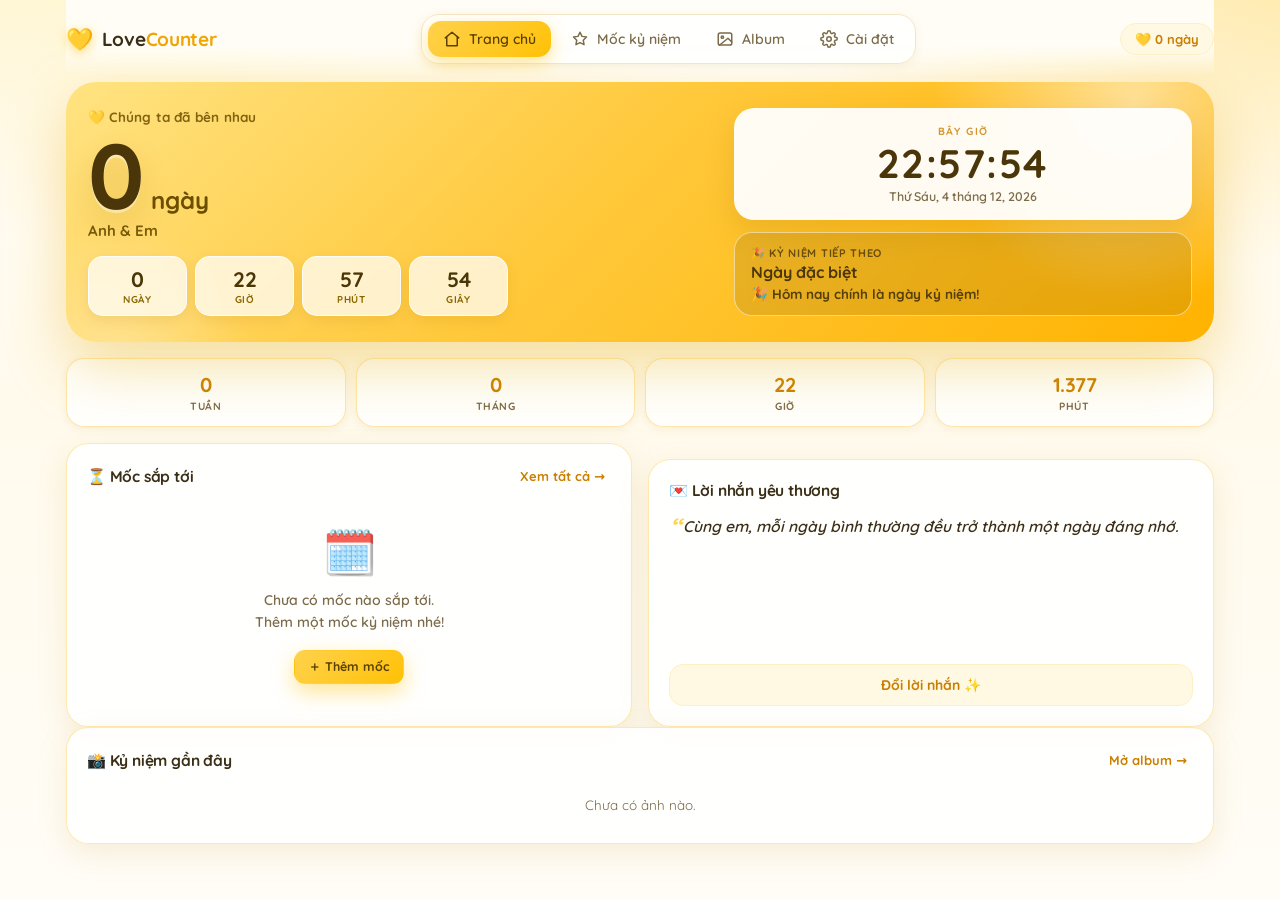
<file: index.html>
<!DOCTYPE html>
<html lang="vi">
<head>
<meta charset="UTF-8">
<meta name="viewport" content="width=device-width, initial-scale=1, viewport-fit=cover">
<meta name="theme-color" content="#FFC107">
<title>Love Counter 💛 | Đếm ngày yêu nhau</title>
<link rel="preconnect" href="https://fonts.googleapis.com">
<link rel="preconnect" href="https://fonts.gstatic.com" crossorigin>
<link href="https://fonts.googleapis.com/css2?family=Quicksand:wght@400;500;600;700&display=swap" rel="stylesheet">
<style>
/* ============================================================
   RESET & TOKENS
   ============================================================ */
*,*::before,*::after{box-sizing:border-box;margin:0;padding:0}
:root{
  --y50:#FFFDF7; --y100:#FFF8E3; --y200:#FFEFC4; --y300:#FFE194;
  --y400:#FFD24D; --y500:#FFC107; --y600:#F0A500; --y700:#C97F00;
  --ink:#3A2E17; --ink2:#7C6B4A; --line:#F2E6C9;
  --white:#fff; --danger:#E5484D;
  --radius:22px;
  --shadow-sm:0 2px 10px rgba(180,140,40,.10);
  --shadow:0 10px 30px rgba(190,150,50,.15);
  --shadow-lg:0 22px 60px rgba(190,150,50,.25);
  --nav-h:74px;
}
html{-webkit-text-size-adjust:100%}
body{
  font-family:'Quicksand',system-ui,-apple-system,'Segoe UI',Roboto,sans-serif;
  color:var(--ink);
  background:
    radial-gradient(1100px 560px at 8% -12%, #FFF3C4 0%, transparent 62%),
    radial-gradient(900px 520px at 102% -4%, #FFE9A8 0%, transparent 58%),
    linear-gradient(180deg,#FFFDF7 0%, #FFFAEC 45%, #FFFDF7 100%);
  background-attachment:fixed;
  min-height:100vh;
  -webkit-font-smoothing:antialiased;
  overflow-x:hidden;
}
button,input,textarea,select{font:inherit;color:inherit}
img{display:block;max-width:100%}

/* ============================================================
   AMBIENT HEARTS
   ============================================================ */
.hearts{position:fixed;inset:0;pointer-events:none;overflow:hidden;z-index:0}
.heart{position:absolute;bottom:-50px;opacity:0;will-change:transform,opacity;animation:floatUp linear forwards}
@keyframes floatUp{
  0%{transform:translate3d(0,0,0) rotate(0deg);opacity:0}
  12%{opacity:.75}
  85%{opacity:.35}
  100%{transform:translate3d(var(--drift,20px),-108vh,0) rotate(320deg);opacity:0}
}

/* ============================================================
   LAYOUT
   ============================================================ */
.app{position:relative;z-index:1;max-width:1180px;margin:0 auto;padding:0 16px calc(var(--nav-h) + 28px)}

/* Topbar */
.topbar{
  position:sticky;top:0;z-index:60;
  display:flex;align-items:center;justify-content:space-between;gap:14px;
  padding:14px 0 12px;
  background:linear-gradient(180deg,rgba(255,253,247,.96) 60%,rgba(255,253,247,0));
  backdrop-filter:blur(10px);-webkit-backdrop-filter:blur(10px);
}
.brand{display:flex;align-items:center;gap:9px;font-weight:700;font-size:19px;letter-spacing:-.3px;white-space:nowrap}
.brand-icon{font-size:22px;filter:drop-shadow(0 3px 6px rgba(255,193,7,.55));animation:pulse 2.6s ease-in-out infinite}
@keyframes pulse{0%,100%{transform:scale(1)}50%{transform:scale(1.14)}}
.brand em{font-style:normal;color:var(--y600)}
.topbar-badge{
  font-size:13px;font-weight:700;color:var(--y700);
  background:var(--y100);border:1px solid var(--y200);
  padding:7px 14px;border-radius:99px;white-space:nowrap;
}

/* Desktop nav */
.nav-desktop{display:none;gap:5px;background:rgba(255,255,255,.75);border:1px solid var(--line);padding:6px;border-radius:18px;box-shadow:var(--shadow-sm)}
.nav-desktop button{
  display:flex;align-items:center;gap:8px;padding:9px 15px;border:0;background:none;
  font-weight:600;font-size:14px;color:var(--ink2);border-radius:13px;cursor:pointer;
  transition:all .22s ease;white-space:nowrap;
}
.nav-desktop button svg{width:18px;height:18px}
.nav-desktop button:hover{background:var(--y100);color:var(--y700)}
.nav-desktop button.active{
  background:linear-gradient(135deg,#FFD24D,#FFC107);color:#5A4100;
  box-shadow:0 6px 18px rgba(255,193,7,.42);
}

/* Mobile nav */
.nav-mobile{
  position:fixed;left:12px;right:12px;bottom:calc(12px + env(safe-area-inset-bottom));
  z-index:70;display:flex;gap:4px;
  background:rgba(255,255,255,.94);
  -webkit-backdrop-filter:blur(18px);backdrop-filter:blur(18px);
  border:1px solid rgba(255,214,120,.8);border-radius:24px;
  padding:8px;box-shadow:0 14px 40px rgba(190,150,50,.25);
}
.nav-mobile button{
  flex:1;display:flex;flex-direction:column;align-items:center;gap:3px;
  border:0;background:none;font-size:10.5px;font-weight:700;color:var(--ink2);
  padding:7px 0;border-radius:16px;cursor:pointer;transition:all .2s ease;
}
.nav-mobile button svg{width:22px;height:22px}
.nav-mobile button.active{color:var(--y700);background:linear-gradient(135deg,#FFF3CC,#FFEFC4)}
.nav-mobile button.active svg{transform:scale(1.06)}

@media(min-width:900px){
  .nav-desktop{display:flex}
  .nav-mobile{display:none}
  .app{padding-bottom:56px}
}

/* Views */
.view{display:none}
.view.active{display:block;animation:fadeUp .38s cubic-bezier(.22,1,.36,1)}
@keyframes fadeUp{from{opacity:0;transform:translateY(10px)}to{opacity:1;transform:none}}

.view-head{
  display:flex;align-items:flex-end;justify-content:space-between;gap:14px;
  flex-wrap:wrap;margin:10px 0 18px;
}
.view-head h2{font-size:clamp(22px,4vw,30px);letter-spacing:-.6px}
.view-head .sub{color:var(--ink2);font-size:13.5px;font-weight:500;margin-top:3px}

/* ============================================================
   CARDS / COMMON
   ============================================================ */
.card{
  background:rgba(255,255,255,.88);
  border:1px solid rgba(255,224,150,.75);
  border-radius:var(--radius);
  box-shadow:var(--shadow);
  padding:20px;
  -webkit-backdrop-filter:blur(8px);backdrop-filter:blur(8px);
}
.card + .card{margin-top:16px}
.card h3{font-size:15.5px;font-weight:700;letter-spacing:-.2px}
.card-head{display:flex;align-items:center;justify-content:space-between;gap:12px;margin-bottom:14px}

.btn{
  display:inline-flex;align-items:center;justify-content:center;gap:7px;
  padding:11px 18px;border-radius:14px;border:1px solid var(--line);
  background:#fff;font-weight:700;font-size:14px;cursor:pointer;
  transition:all .2s ease;box-shadow:var(--shadow-sm);white-space:nowrap;
}
.btn:hover{transform:translateY(-1px);box-shadow:var(--shadow)}
.btn:active{transform:translateY(0) scale(.98)}
.btn-primary{
  background:linear-gradient(135deg,#FFD24D,#FFC107);border-color:transparent;color:#5A4100;
  box-shadow:0 8px 22px rgba(255,193,7,.42);
}
.btn-primary:hover{box-shadow:0 12px 28px rgba(255,193,7,.55)}
.btn-ghost{background:var(--y100);border-color:var(--y200);color:var(--y700);box-shadow:none}
.btn-danger{background:#fff;border-color:#FBD5D6;color:var(--danger);box-shadow:none}
.btn-danger:hover{background:#FFF5F5}
.btn-sm{padding:7px 13px;font-size:12.5px;border-radius:11px}
.link{background:none;border:0;color:var(--y700);font-weight:700;font-size:13px;cursor:pointer;padding:4px 6px;border-radius:9px}
.link:hover{background:var(--y100)}

.muted{color:var(--ink2);font-size:13.5px}

/* ============================================================
   HERO
   ============================================================ */
.hero{
  position:relative;overflow:hidden;border-radius:30px;padding:26px 22px;
  background:linear-gradient(135deg,#FFE382 0%,#FFC93C 45%,#FFB300 100%);
  box-shadow:0 24px 60px rgba(230,175,20,.38);
  margin-top:6px;
}
.hero::before{
  content:'';position:absolute;width:420px;height:420px;border-radius:50%;
  background:radial-gradient(circle,rgba(255,255,255,.55),transparent 68%);
  top:-190px;right:-130px;pointer-events:none;
}
.hero::after{
  content:'';position:absolute;width:280px;height:280px;border-radius:50%;
  background:radial-gradient(circle,rgba(255,255,255,.32),transparent 70%);
  bottom:-160px;left:-90px;pointer-events:none;
}
.hero-grid{position:relative;z-index:2;display:grid;gap:20px;grid-template-columns:1fr}
@media(min-width:900px){.hero-grid{grid-template-columns:1.15fr .85fr;align-items:center;gap:26px}}

.hero-eyebrow{font-size:13.5px;font-weight:700;color:#6B4E00;letter-spacing:.2px;opacity:.85}
.hero-days{display:flex;align-items:baseline;gap:10px;margin:6px 0 2px}
.hero-days #daysBig{
  font-size:clamp(52px,13vw,92px);font-weight:700;line-height:.95;letter-spacing:-3px;
  color:#4A3608;text-shadow:0 3px 0 rgba(255,255,255,.42),0 14px 30px rgba(160,110,0,.22);
}
.hero-days .unit{font-size:clamp(17px,3.4vw,24px);font-weight:700;color:#6B4E00}
.hero-names{font-size:15px;font-weight:700;color:#6B4E00;opacity:.9;margin-bottom:16px}

.counter-grid{display:grid;grid-template-columns:repeat(4,1fr);gap:8px;max-width:420px}
.cbox{
  background:rgba(255,255,255,.72);border:1px solid rgba(255,255,255,.9);
  border-radius:15px;padding:9px 4px;text-align:center;
  box-shadow:0 5px 14px rgba(160,110,0,.13);
  -webkit-backdrop-filter:blur(6px);backdrop-filter:blur(6px);
}
.cbox b{display:block;font-size:clamp(16px,4vw,21px);font-weight:700;color:#4A3608;letter-spacing:-.5px;font-variant-numeric:tabular-nums}
.cbox span{display:block;font-size:10px;font-weight:700;color:#8A6600;text-transform:uppercase;letter-spacing:.6px;margin-top:1px}

.hero-side{display:grid;gap:12px}
.clock-card{
  background:rgba(255,255,255,.94);border-radius:20px;padding:16px 18px;
  box-shadow:0 12px 30px rgba(160,110,0,.2);text-align:center;
}
.clock-label{font-size:10.5px;font-weight:700;letter-spacing:1.4px;text-transform:uppercase;color:var(--y700);opacity:.8}
.clock-time{
  font-size:clamp(30px,7vw,40px);font-weight:700;letter-spacing:1.5px;
  color:#4A3608;font-variant-numeric:tabular-nums;line-height:1.15;margin:2px 0;
}
.clock-date{font-size:12.5px;font-weight:600;color:var(--ink2)}

.anniv-card{
  background:rgba(90,65,0,.14);border:1px solid rgba(255,255,255,.5);
  border-radius:18px;padding:13px 16px;color:#4A3608;
  -webkit-backdrop-filter:blur(6px);backdrop-filter:blur(6px);
}
.anniv-title{font-size:11px;font-weight:700;letter-spacing:.7px;text-transform:uppercase;opacity:.8}
.anniv-name{font-size:16px;font-weight:700;margin:2px 0 3px}
.anniv-count{font-size:13.5px;font-weight:700;font-variant-numeric:tabular-nums;opacity:.92}

/* Stats */
.stat-row{display:grid;grid-template-columns:repeat(4,1fr);gap:10px;margin-top:16px}
.stat{
  background:rgba(255,255,255,.9);border:1px solid rgba(255,224,150,.8);
  border-radius:18px;padding:13px 6px;text-align:center;box-shadow:var(--shadow-sm);
}
.stat b{display:block;font-size:clamp(15px,3.6vw,20px);font-weight:700;color:var(--y700);letter-spacing:-.5px;font-variant-numeric:tabular-nums}
.stat span{display:block;font-size:10.5px;font-weight:700;color:var(--ink2);text-transform:uppercase;letter-spacing:.5px;margin-top:2px}

.grid-2{display:grid;gap:16px;margin-top:16px}
@media(min-width:820px){.grid-2{grid-template-columns:1fr 1fr}}

/* Next milestone card */
.nm{display:flex;align-items:center;gap:14px;padding:14px;border-radius:18px;background:linear-gradient(135deg,#FFF8E3,#FFF1CC);border:1px solid var(--y200)}
.nm-ico{width:50px;height:50px;flex:none;display:grid;place-items:center;font-size:24px;border-radius:16px;background:#fff;box-shadow:var(--shadow-sm)}
.nm-body{min-width:0}
.nm-title{font-weight:700;font-size:15px;white-space:nowrap;overflow:hidden;text-overflow:ellipsis}
.nm-sub{font-size:12.5px;color:var(--ink2);font-weight:600;margin-top:2px}
.nm-count{margin-left:auto;text-align:right;flex:none}
.nm-count b{display:block;font-size:20px;font-weight:700;color:var(--y700);line-height:1;font-variant-numeric:tabular-nums}
.nm-count span{font-size:10.5px;font-weight:700;color:var(--ink2);text-transform:uppercase;letter-spacing:.5px}

/* Quote */
.quote-card{display:flex;flex-direction:column}
.quote{font-size:15.5px;line-height:1.6;font-weight:600;color:var(--ink);flex:1;margin-bottom:14px;font-style:italic}
.quote::before{content:'“';color:var(--y400);font-size:28px;line-height:0;vertical-align:-6px;margin-right:2px}

/* Mini gallery */
.mini-grid{display:grid;grid-template-columns:repeat(3,1fr);gap:8px}
@media(min-width:520px){.mini-grid{grid-template-columns:repeat(6,1fr)}}
.mini-photo{aspect-ratio:1;border-radius:13px;overflow:hidden;cursor:pointer;background:var(--y100);box-shadow:var(--shadow-sm);transition:transform .22s ease}
.mini-photo:hover{transform:scale(1.05) rotate(-1.5deg)}
.mini-photo img{width:100%;height:100%;object-fit:cover}

/* ============================================================
   MILESTONES
   ============================================================ */
.ms-item{
  display:flex;align-items:center;gap:14px;padding:14px;
  border-radius:18px;background:#fff;border:1px solid var(--line);
  transition:all .2s ease;
}
.ms-item + .ms-item{margin-top:10px}
.ms-item:hover{border-color:var(--y300);box-shadow:var(--shadow-sm);transform:translateX(2px)}
.ms-ico{
  width:48px;height:48px;flex:none;display:grid;place-items:center;font-size:23px;
  border-radius:15px;background:linear-gradient(135deg,#FFF6D9,#FFEFC4);border:1px solid var(--y200);
}
.ms-body{min-width:0;flex:1}
.ms-title{font-weight:700;font-size:15px;white-space:nowrap;overflow:hidden;text-overflow:ellipsis}
.ms-note{font-size:12.5px;color:var(--ink2);font-weight:500;margin-top:1px;white-space:nowrap;overflow:hidden;text-overflow:ellipsis}
.ms-date{font-size:11.5px;font-weight:700;color:var(--y700);margin-top:3px;letter-spacing:.2px}
.ms-right{display:flex;align-items:center;gap:8px;flex:none}
.ms-tag{
  font-size:11px;font-weight:700;padding:5px 10px;border-radius:99px;white-space:nowrap;
  background:var(--y100);color:var(--y700);border:1px solid var(--y200);
}
.ms-tag.past{background:#F6F6F6;color:#8C8C8C;border-color:#EAEAEA}
.ms-tag.today{background:linear-gradient(135deg,#FFD24D,#FFC107);color:#5A4100;border-color:transparent}
.ms-actions{display:flex;gap:3px}
.icon-btn{
  width:34px;height:34px;display:grid;place-items:center;border-radius:11px;
  border:1px solid transparent;background:none;cursor:pointer;font-size:14px;
  color:var(--ink2);transition:all .18s ease;
}
.icon-btn:hover{background:var(--y100);color:var(--y700)}
.icon-btn.danger:hover{background:#FFF0F0;color:var(--danger)}

/* ============================================================
   GALLERY
   ============================================================ */
.photo-grid{display:grid;grid-template-columns:repeat(2,1fr);gap:10px}
@media(min-width:600px){.photo-grid{grid-template-columns:repeat(3,1fr);gap:12px}}
@media(min-width:960px){.photo-grid{grid-template-columns:repeat(4,1fr)}}
.photo{
  position:relative;aspect-ratio:1;border-radius:18px;overflow:hidden;cursor:pointer;
  background:var(--y100);box-shadow:var(--shadow-sm);transition:transform .25s ease,box-shadow .25s ease;
}
.photo:hover{transform:translateY(-3px) scale(1.015);box-shadow:var(--shadow)}
.photo img{width:100%;height:100%;object-fit:cover}
.photo-del{
  position:absolute;top:8px;right:8px;width:28px;height:28px;border-radius:50%;
  border:0;background:rgba(0,0,0,.45);color:#fff;font-size:13px;line-height:1;cursor:pointer;
  display:grid;place-items:center;opacity:0;transition:opacity .2s ease;-webkit-backdrop-filter:blur(4px);backdrop-filter:blur(4px);
}
.photo:hover .photo-del{opacity:1}
@media(hover:none){.photo-del{opacity:.9}}

/* ============================================================
   EMPTY STATE
   ============================================================ */
.empty{text-align:center;padding:34px 16px;color:var(--ink2)}
.empty-ico{font-size:44px;margin-bottom:10px;opacity:.85}
.empty p{font-size:14px;font-weight:600;line-height:1.6;margin-bottom:16px}

/* ============================================================
   SETTINGS
   ============================================================ */
.field{display:block;margin-bottom:15px}
.field span{display:block;font-size:12.5px;font-weight:700;color:var(--ink2);margin-bottom:6px;letter-spacing:.2px}
.field input,.field textarea,.field select{
  width:100%;padding:12px 14px;border-radius:14px;border:1.5px solid var(--line);
  background:#FFFDF8;font-weight:600;font-size:14.5px;outline:none;transition:all .2s ease;
}
.field input:focus,.field textarea:focus,.field select:focus{
  border-color:var(--y400);background:#fff;box-shadow:0 0 0 4px rgba(255,193,7,.16);
}
.field textarea{resize:vertical;min-height:64px}

.switch-row{
  display:flex;align-items:center;justify-content:space-between;gap:14px;
  padding:13px 0;border-bottom:1px dashed var(--line);cursor:pointer;font-weight:600;font-size:14px;
}
.switch-row:last-of-type{border-bottom:0}
.switch-row input{position:absolute;opacity:0;pointer-events:none}
.sw{width:48px;height:28px;border-radius:99px;background:#EDE3CB;position:relative;transition:background .25s ease;flex:none}
.sw::after{
  content:'';position:absolute;top:3px;left:3px;width:22px;height:22px;border-radius:50%;
  background:#fff;box-shadow:0 2px 6px rgba(0,0,0,.18);transition:left .25s cubic-bezier(.34,1.56,.64,1);
}
.switch-row input:checked + .sw{background:linear-gradient(135deg,#FFD24D,#FFC107)}
.switch-row input:checked + .sw::after{left:23px}

.data-actions{display:flex;flex-direction:column;gap:9px;margin-top:6px}
.data-actions .btn{width:100%}

/* ============================================================
   MODAL
   ============================================================ */
.modal{
  position:fixed;inset:0;z-index:200;display:none;place-items:center;padding:16px;
  background:rgba(58,46,23,.4);-webkit-backdrop-filter:blur(5px);backdrop-filter:blur(5px);
}
.modal.open{display:grid;animation:fadeIn .2s ease}
@keyframes fadeIn{from{opacity:0}to{opacity:1}}
.modal-card{
  width:min(460px,100%);max-height:88vh;overflow-y:auto;background:#fff;
  border-radius:26px;padding:24px;box-shadow:var(--shadow-lg);
  animation:pop .28s cubic-bezier(.34,1.4,.64,1);
}
@keyframes pop{from{opacity:0;transform:scale(.94) translateY(14px)}to{opacity:1;transform:none}}
.modal-card h3{font-size:18px;margin-bottom:18px}
.modal-actions{display:flex;gap:10px;margin-top:6px}
.modal-actions .btn{flex:1}

.emoji-row{display:flex;flex-wrap:wrap;gap:7px}
.emoji-row button{
  width:42px;height:42px;border-radius:13px;border:1.5px solid var(--line);
  background:#FFFDF8;font-size:19px;cursor:pointer;transition:all .18s ease;
  display:grid;place-items:center;
}
.emoji-row button:hover{transform:scale(1.08);background:var(--y100)}
.emoji-row button.sel{border-color:var(--y500);background:var(--y100);box-shadow:0 0 0 3px rgba(255,193,7,.2)}

/* ============================================================
   LIGHTBOX
   ============================================================ */
.lightbox{
  position:fixed;inset:0;z-index:300;display:none;
  background:rgba(30,22,8,.92);-webkit-backdrop-filter:blur(8px);backdrop-filter:blur(8px);
  align-items:center;justify-content:center;padding:56px 14px 76px;
}
.lightbox.open{display:flex;animation:fadeIn .2s ease}
.lightbox img{
  max-width:100%;max-height:100%;border-radius:16px;object-fit:contain;
  box-shadow:0 30px 80px rgba(0,0,0,.6);animation:pop .3s ease;
}
.lb-close{
  position:absolute;top:16px;right:16px;width:42px;height:42px;border-radius:50%;
  border:0;background:rgba(255,255,255,.16);color:#fff;font-size:17px;cursor:pointer;
  display:grid;place-items:center;transition:background .2s ease;
}
.lb-close:hover{background:rgba(255,255,255,.3)}
.lb-nav{
  position:absolute;top:50%;transform:translateY(-50%);
  width:46px;height:46px;border-radius:50%;border:0;
  background:rgba(255,255,255,.16);color:#fff;font-size:26px;line-height:1;cursor:pointer;
  display:grid;place-items:center;transition:background .2s ease;
}
.lb-nav:hover{background:rgba(255,255,255,.3)}
.lb-prev{left:12px}
.lb-next{right:12px}
.lb-bar{
  position:absolute;bottom:16px;left:16px;right:16px;
  display:flex;align-items:center;justify-content:space-between;gap:12px;
  background:rgba(255,255,255,.13);border-radius:16px;padding:10px 14px;color:#fff;
  font-weight:600;font-size:13.5px;-webkit-backdrop-filter:blur(6px);backdrop-filter:blur(6px);
}
.lb-bar span{overflow:hidden;text-overflow:ellipsis;white-space:nowrap}

/* ============================================================
   TOAST
   ============================================================ */
.toast{
  position:fixed;left:50%;bottom:calc(var(--nav-h) + 24px);transform:translate(-50%,20px);
  z-index:400;background:#3A2E17;color:#fff;font-weight:700;font-size:13.5px;
  padding:12px 20px;border-radius:99px;box-shadow:0 14px 40px rgba(0,0,0,.28);
  opacity:0;pointer-events:none;transition:all .3s cubic-bezier(.34,1.4,.64,1);max-width:90vw;text-align:center;
}
.toast.show{opacity:1;transform:translate(-50%,0)}
@media(min-width:900px){.toast{bottom:28px}}
</style>
</head>
<body>

<div class="hearts" id="hearts"></div>

<div class="app">

  <!-- ================= TOPBAR ================= -->
  <header class="topbar">
    <div class="brand">
      <span class="brand-icon">💛</span>
      <span>Love<em>Counter</em></span>
    </div>

    <nav class="nav-desktop">
      <button data-view="home" class="active">
        <svg viewBox="0 0 24 24" fill="none" stroke="currentColor" stroke-width="2" stroke-linecap="round" stroke-linejoin="round"><path d="M3 10.5 12 3l9 7.5"/><path d="M5 9.5V21h14V9.5"/></svg>
        Trang chủ
      </button>
      <button data-view="milestones">
        <svg viewBox="0 0 24 24" fill="none" stroke="currentColor" stroke-width="2" stroke-linecap="round" stroke-linejoin="round"><path d="m12 3 2.7 5.5 6 .9-4.35 4.2 1.03 5.98L12 16.75 6.62 19.58l1.03-5.98L3.3 9.4l6-.9z"/></svg>
        Mốc kỷ niệm
      </button>
      <button data-view="gallery">
        <svg viewBox="0 0 24 24" fill="none" stroke="currentColor" stroke-width="2" stroke-linecap="round" stroke-linejoin="round"><rect x="3" y="4" width="18" height="16" rx="2.5"/><circle cx="8.5" cy="9.5" r="1.6"/><path d="m21 16-5-5L5 20"/></svg>
        Album
      </button>
      <button data-view="settings">
        <svg viewBox="0 0 24 24" fill="none" stroke="currentColor" stroke-width="2" stroke-linecap="round" stroke-linejoin="round"><circle cx="12" cy="12" r="3"/><path d="M19.4 15a1.65 1.65 0 0 0 .33 1.82l.06.06a2 2 0 1 1-2.83 2.83l-.06-.06a1.65 1.65 0 0 0-1.82-.33 1.65 1.65 0 0 0-1 1.51V21a2 2 0 1 1-4 0v-.09A1.65 1.65 0 0 0 9 19.4a1.65 1.65 0 0 0-1.82.33l-.06.06a2 2 0 1 1-2.83-2.83l.06-.06A1.65 1.65 0 0 0 4.6 15a1.65 1.65 0 0 0-1.51-1H3a2 2 0 1 1 0-4h.09A1.65 1.65 0 0 0 4.6 9a1.65 1.65 0 0 0-.33-1.82l-.06-.06a2 2 0 1 1 2.83-2.83l.06.06A1.65 1.65 0 0 0 9 4.6a1.65 1.65 0 0 0 1-1.51V3a2 2 0 1 1 4 0v.09a1.65 1.65 0 0 0 1 1.51 1.65 1.65 0 0 0 1.82-.33l.06-.06a2 2 0 1 1 2.83 2.83l-.06.06A1.65 1.65 0 0 0 19.4 9c.14.36.44.65.8.8H21a2 2 0 1 1 0 4h-.09a1.65 1.65 0 0 0-1.51 1z"/></svg>
        Cài đặt
      </button>
    </nav>

    <div class="topbar-badge" id="topbarBadge">💛 0 ngày</div>
  </header>

  <main>

    <!-- ================= HOME ================= -->
    <section class="view active" id="view-home">

      <div class="hero">
        <div class="hero-grid">
          <div>
            <p class="hero-eyebrow">💛 Chúng ta đã bên nhau</p>
            <div class="hero-days">
              <span id="daysBig">0</span>
              <span class="unit">ngày</span>
            </div>
            <p class="hero-names" id="heroNames">Anh &amp; Em</p>

            <div class="counter-grid">
              <div class="cbox"><b id="cDays">0</b><span>Ngày</span></div>
              <div class="cbox"><b id="cHours">00</b><span>Giờ</span></div>
              <div class="cbox"><b id="cMins">00</b><span>Phút</span></div>
              <div class="cbox"><b id="cSecs">00</b><span>Giây</span></div>
            </div>
          </div>

          <div class="hero-side">
            <div class="clock-card">
              <div class="clock-label">Bây giờ</div>
              <div class="clock-time" id="clockTime">00:00:00</div>
              <div class="clock-date" id="clockDate">—</div>
            </div>
            <div class="anniv-card">
              <div class="anniv-title">🎉 Kỷ niệm tiếp theo</div>
              <div class="anniv-name" id="annivName">—</div>
              <div class="anniv-count" id="annivCount">—</div>
            </div>
          </div>
        </div>
      </div>

      <div class="stat-row">
        <div class="stat"><b id="stWeeks">0</b><span>Tuần</span></div>
        <div class="stat"><b id="stMonths">0</b><span>Tháng</span></div>
        <div class="stat"><b id="stHours">0</b><span>Giờ</span></div>
        <div class="stat"><b id="stMins">0</b><span>Phút</span></div>
      </div>

      <div class="grid-2">
        <div class="card">
          <div class="card-head">
            <h3>⏳ Mốc sắp tới</h3>
            <button class="link" data-goto="milestones">Xem tất cả →</button>
          </div>
          <div id="nextMilestone"></div>
        </div>

        <div class="card quote-card">
          <div class="card-head"><h3>💌 Lời nhắn yêu thương</h3></div>
          <p class="quote" id="quoteText">…</p>
          <button class="btn btn-ghost" id="newQuoteBtn">Đổi lời nhắn ✨</button>
        </div>
      </div>

      <div class="card">
        <div class="card-head">
          <h3>📸 Kỷ niệm gần đây</h3>
          <button class="link" data-goto="gallery">Mở album →</button>
        </div>
        <div class="mini-grid" id="miniGallery"></div>
      </div>

    </section>

    <!-- ================= MILESTONES ================= -->
    <section class="view" id="view-milestones">
      <div class="view-head">
        <div>
          <h2>Mốc kỷ niệm</h2>
          <p class="sub">Những dấu mốc quan trọng của chúng ta 💛</p>
        </div>
        <button class="btn btn-primary" data-action="add-ms">＋ Thêm mốc</button>
      </div>
      <div class="card" id="msList"></div>
    </section>

    <!-- ================= GALLERY ================= -->
    <section class="view" id="view-gallery">
      <div class="view-head">
        <div>
          <h2>Album kỷ niệm</h2>
          <p class="sub" id="gallerySub">0 ảnh</p>
        </div>
        <label class="btn btn-primary" for="photoInput">＋ Tải ảnh lên</label>
        <input type="file" id="photoInput" accept="image/*" multiple hidden>
      </div>
      <div class="card">
        <div class="photo-grid" id="photoGrid"></div>
      </div>
    </section>

    <!-- ================= SETTINGS ================= -->
    <section class="view" id="view-settings">
      <div class="view-head">
        <div>
          <h2>Cài đặt</h2>
          <p class="sub">Tuỳ chỉnh trang của riêng hai bạn</p>
        </div>
      </div>

      <div class="grid-2">
        <div class="card">
          <div class="card-head"><h3>👫 Thông tin của hai bạn</h3></div>
          <label class="field">
            <span>Tên của bạn</span>
            <input type="text" id="inYou" placeholder="VD: Anh" maxlength="24">
          </label>
          <label class="field">
            <span>Tên người ấy</span>
            <input type="text" id="inPartner" placeholder="VD: Em" maxlength="24">
          </label>
          <label class="field">
            <span>Ngày bắt đầu yêu</span>
            <input type="datetime-local" id="inStart">
          </label>
          <button class="btn btn-primary" id="saveInfo">Lưu thay đổi 💛</button>
        </div>

        <div class="card">
          <div class="card-head"><h3>🎨 Hiển thị</h3></div>

          <label class="switch-row">
            <span>Hiện giây trên đồng hồ</span>
            <input type="checkbox" id="optSeconds">
            <i class="sw"></i>
          </label>

          <label class="switch-row">
            <span>Hiệu ứng trái tim bay</span>
            <input type="checkbox" id="optHearts">
            <i class="sw"></i>
          </label>

          <div style="margin-top:16px">
            <div class="field" style="margin-bottom:0">
              <span>Mẹo nhỏ</span>
              <p class="muted" style="line-height:1.6">
                Dữ liệu được lưu ngay trên thiết bị của bạn (localStorage).
                Hãy dùng chức năng <b>Xuất dữ liệu</b> để sao lưu, và
                <b>Nhập dữ liệu</b> để khôi phục hoặc chuyển sang thiết bị khác.
              </p>
            </div>
          </div>
        </div>

        <div class="card">
          <div class="card-head"><h3>💾 Dữ liệu</h3></div>
          <div class="data-actions">
            <button class="btn" id="exportBtn">📤 Xuất dữ liệu (JSON)</button>
            <label class="btn" for="importInput">📥 Nhập dữ liệu (JSON)</label>
            <input type="file" id="importInput" accept="application/json" hidden>
            <button class="btn btn-danger" id="resetBtn">🗑️ Xoá toàn bộ dữ liệu</button>
          </div>
        </div>
      </div>
    </section>

  </main>
</div>

<!-- ================= MOBILE NAV ================= -->
<nav class="nav-mobile">
  <button data-view="home" class="active">
    <svg viewBox="0 0 24 24" fill="none" stroke="currentColor" stroke-width="2" stroke-linecap="round" stroke-linejoin="round"><path d="M3 10.5 12 3l9 7.5"/><path d="M5 9.5V21h14V9.5"/></svg>
    Trang chủ
  </button>
  <button data-view="milestones">
    <svg viewBox="0 0 24 24" fill="none" stroke="currentColor" stroke-width="2" stroke-linecap="round" stroke-linejoin="round"><path d="m12 3 2.7 5.5 6 .9-4.35 4.2 1.03 5.98L12 16.75 6.62 19.58l1.03-5.98L3.3 9.4l6-.9z"/></svg>
    Mốc
  </button>
  <button data-view="gallery">
    <svg viewBox="0 0 24 24" fill="none" stroke="currentColor" stroke-width="2" stroke-linecap="round" stroke-linejoin="round"><rect x="3" y="4" width="18" height="16" rx="2.5"/><circle cx="8.5" cy="9.5" r="1.6"/><path d="m21 16-5-5L5 20"/></svg>
    Album
  </button>
  <button data-view="settings">
    <svg viewBox="0 0 24 24" fill="none" stroke="currentColor" stroke-width="2" stroke-linecap="round" stroke-linejoin="round"><circle cx="12" cy="12" r="3"/><path d="M19.4 15a1.65 1.65 0 0 0 .33 1.82l.06.06a2 2 0 1 1-2.83 2.83l-.06-.06a1.65 1.65 0 0 0-1.82-.33 1.65 1.65 0 0 0-1 1.51V21a2 2 0 1 1-4 0v-.09A1.65 1.65 0 0 0 9 19.4a1.65 1.65 0 0 0-1.82.33l-.06.06a2 2 0 1 1-2.83-2.83l.06-.06A1.65 1.65 0 0 0 4.6 15a1.65 1.65 0 0 0-1.51-1H3a2 2 0 1 1 0-4h.09A1.65 1.65 0 0 0 4.6 9a1.65 1.65 0 0 0-.33-1.82l-.06-.06a2 2 0 1 1 2.83-2.83l.06.06A1.65 1.65 0 0 0 9 4.6a1.65 1.65 0 0 0 1-1.51V3a2 2 0 1 1 4 0v.09a1.65 1.65 0 0 0 1 1.51 1.65 1.65 0 0 0 1.82-.33l.06-.06a2 2 0 1 1 2.83 2.83l-.06.06A1.65 1.65 0 0 0 19.4 9c.14.36.44.65.8.8H21a2 2 0 1 1 0 4h-.09a1.65 1.65 0 0 0-1.51 1z"/></svg>
    Cài đặt
  </button>
</nav>

<!-- ================= MILESTONE MODAL ================= -->
<div class="modal" id="msModal">
  <div class="modal-card">
    <h3 id="msModalTitle">Thêm mốc kỷ niệm</h3>

    <label class="field">
      <span>Tiêu đề</span>
      <input type="text" id="msTitle" placeholder="VD: Lần đầu gặp nhau" maxlength="60">
    </label>

    <label class="field">
      <span>Ngày</span>
      <input type="date" id="msDate">
    </label>

    <div class="field">
      <span>Biểu tượng</span>
      <div class="emoji-row" id="emojiRow"></div>
    </div>

    <label class="field">
      <span>Ghi chú (không bắt buộc)</span>
      <textarea id="msNote" rows="2" maxlength="120" placeholder="Một chút kỷ niệm..."></textarea>
    </label>

    <div class="modal-actions">
      <button class="btn" data-close>Huỷ</button>
      <button class="btn btn-primary" id="msSave">Lưu 💛</button>
    </div>
  </div>
</div>

<!-- ================= LIGHTBOX ================= -->
<div class="lightbox" id="lightbox">
  <button class="lb-close" id="lbClose">✕</button>
  <button class="lb-nav lb-prev" id="lbPrev">‹</button>
  <img id="lbImg" alt="Ảnh kỷ niệm">
  <button class="lb-nav lb-next" id="lbNext">›</button>
  <div class="lb-bar">
    <span id="lbCaption"></span>
    <button class="btn btn-danger btn-sm" id="lbDelete">Xoá ảnh</button>
  </div>
</div>

<div class="toast" id="toast"></div>

<script>
(function () {
  'use strict';

  /* =========================================================
     HELPERS
     ========================================================= */
  const $  = (s, r = document) => r.querySelector(s);
  const $$ = (s, r = document) => Array.from(r.querySelectorAll(s));
  const pad2 = n => String(n).padStart(2, '0');
  const WD = ['Chủ Nhật', 'Thứ Hai', 'Thứ Ba', 'Thứ Tư', 'Thứ Năm', 'Thứ Sáu', 'Thứ Bảy'];
  const MS_DAY = 86400000;

  const esc = s => String(s ?? '').replace(/[&<>"']/g,
    c => ({ '&': '&amp;', '<': '&lt;', '>': '&gt;', '"': '&quot;', "'": '&#39;' }[c]));

  const uid = () => Date.now().toString(36) + Math.random().toString(36).slice(2, 7);

  function localISO(d) {
    return `${d.getFullYear()}-${pad2(d.getMonth() + 1)}-${pad2(d.getDate())}T${pad2(d.getHours())}:${pad2(d.getMinutes())}`;
  }
  function startOfToday() {
    const d = new Date();
    d.setHours(0, 0, 0, 0);
    return d;
  }
  function fmtDateVN(str) {
    const d = new Date(str);
    if (isNaN(d)) return '—';
    return `${pad2(d.getDate())}/${pad2(d.getMonth() + 1)}/${d.getFullYear()}`;
  }

  /* =========================================================
     STATE
     ========================================================= */
  const KEY = 'lovecounter.v1';

  function DEFAULT_STATE() {
    const d = new Date();
    d.setHours(0, 0, 0, 0);
    return {
      you: 'Anh',
      partner: 'Em',
      startDate: localISO(d),
      milestones: [],
      photos: [],
      settings: { seconds: true, hearts: true }
    };
  }

  let state;
  function load() {
    try {
      const raw = localStorage.getItem(KEY);
      if (!raw) return DEFAULT_STATE();
      const s = JSON.parse(raw);
      const d = DEFAULT_STATE();
      return {
        ...d, ...s,
        settings: { ...d.settings, ...(s.settings || {}) },
        milestones: Array.isArray(s.milestones) ? s.milestones : [],
        photos: Array.isArray(s.photos) ? s.photos : []
      };
    } catch (e) {
      return DEFAULT_STATE();
    }
  }
  function save() {
    try {
      localStorage.setItem(KEY, JSON.stringify(state));
      return true;
    } catch (e) {
      return false;
    }
  }
  state = load();

  /* =========================================================
     TOAST
     ========================================================= */
  let toastTimer;
  function toast(msg) {
    const t = $('#toast');
    t.textContent = msg;
    t.classList.add('show');
    clearTimeout(toastTimer);
    toastTimer = setTimeout(() => t.classList.remove('show'), 2800);
  }

  /* =========================================================
     NAVIGATION
     ========================================================= */
  function go(view) {
    $$('.view').forEach(v => v.classList.toggle('active', v.id === 'view-' + view));
    $$('[data-view]').forEach(b => b.classList.toggle('active', b.dataset.view === view));
    window.scrollTo({ top: 0, behavior: 'smooth' });
  }

  document.addEventListener('click', e => {
    const navBtn = e.target.closest('[data-view]');
    if (navBtn) { go(navBtn.dataset.view); return; }

    const gotoBtn = e.target.closest('[data-goto]');
    if (gotoBtn) { go(gotoBtn.dataset.goto); return; }
  });

  /* =========================================================
     TIME CALCULATIONS
     ========================================================= */
  function monthsBetween(a, b) {
    let m = (b.getFullYear() - a.getFullYear()) * 12 + (b.getMonth() - a.getMonth());
    if (b.getDate() < a.getDate()) m--;
    return Math.max(0, m);
  }

  function nextAnniversary(start, now) {
    const m = start.getMonth(), d = start.getDate();
    const today = startOfToday();
    let y = now.getFullYear();
    let target = new Date(y, m, d, 0, 0, 0, 0);
    if (target < today) target = new Date(y + 1, m, d, 0, 0, 0, 0);
    return target;
  }

  function daysTogether() {
    const diff = Date.now() - new Date(state.startDate).getTime();
    return Math.max(0, Math.floor(diff / MS_DAY));
  }

  /* =========================================================
     MAIN TICK (every second)
     ========================================================= */
  function tick() {
    const now = new Date();
    const p = pad2;

    /* --- Real-time clock --- */
    $('#clockTime').textContent = state.settings.seconds
      ? `${p(now.getHours())}:${p(now.getMinutes())}:${p(now.getSeconds())}`
      : `${p(now.getHours())}:${p(now.getMinutes())}`;
    $('#clockDate').textContent =
      `${WD[now.getDay()]}, ${now.getDate()} tháng ${now.getMonth() + 1}, ${now.getFullYear()}`;

    /* --- Love duration --- */
    const start = new Date(state.startDate);
    let diff = now.getTime() - start.getTime();
    if (diff < 0) diff = 0;

    const totalSec = Math.floor(diff / 1000);
    const days  = Math.floor(totalSec / 86400);
    const hours = Math.floor((totalSec % 86400) / 3600);
    const mins  = Math.floor((totalSec % 3600) / 60);
    const secs  = totalSec % 60;

    $('#daysBig').textContent = days.toLocaleString('vi-VN');
    $('#cDays').textContent   = days.toLocaleString('vi-VN');
    $('#cHours').textContent  = p(hours);
    $('#cMins').textContent   = p(mins);
    $('#cSecs').textContent   = p(secs);

    /* --- Stats --- */
    $('#stWeeks').textContent  = Math.floor(days / 7).toLocaleString('vi-VN');
    $('#stMonths').textContent = monthsBetween(start, now).toLocaleString('vi-VN');
    $('#stHours').textContent  = Math.floor(totalSec / 3600).toLocaleString('vi-VN');
    $('#stMins').textContent   = Math.floor(totalSec / 60).toLocaleString('vi-VN');

    /* --- Next anniversary --- */
    const ann = nextAnniversary(start, now);
    const yearsCount = Math.max(0, ann.getFullYear() - start.getFullYear());
    const isToday = ann.getFullYear() === now.getFullYear()
                 && ann.getMonth() === now.getMonth()
                 && ann.getDate() === now.getDate();

    $('#annivName').textContent = yearsCount > 0
      ? `Kỷ niệm ${yearsCount} năm`
      : 'Ngày đặc biệt';

    if (isToday) {
      $('#annivCount').textContent = '🎉 Hôm nay chính là ngày kỷ niệm!';
    } else {
      let ms = ann.getTime() - now.getTime();
      if (ms < 0) ms = 0;
      const d = Math.floor(ms / MS_DAY);
      const h = Math.floor((ms % MS_DAY) / 3600000);
      const m = Math.floor((ms % 3600000) / 60000);
      const s = Math.floor((ms % 60000) / 1000);
      $('#annivCount').textContent =
        `${d} ngày ${p(h)}:${p(m)}:${p(s)}  •  ${fmtDateVN(ann)}`;
    }

    /* --- Topbar badge --- */
    $('#topbarBadge').textContent = '💛 ' + days.toLocaleString('vi-VN') + ' ngày';
  }

  /* =========================================================
     NEXT MILESTONE (home)
     ========================================================= */
  function renderNextMilestone() {
    const box = $('#nextMilestone');
    const today = startOfToday();

    const upcoming = state.milestones
      .map(m => ({ ...m, _d: new Date(m.date) }))
      .filter(m => !isNaN(m._d) && m._d >= today)
      .sort((a, b) => a._d - b._d);

    if (!upcoming.length) {
      box.innerHTML = `<div class="empty" style="padding:22px 8px">
        <div class="empty-ico">🗓️</div>
        <p>Chưa có mốc nào sắp tới.<br>Thêm một mốc kỷ niệm nhé!</p>
        <button class="btn btn-primary btn-sm" data-action="add-ms">＋ Thêm mốc</button>
      </div>`;
      return;
    }

    const m = upcoming[0];
    const diffDays = Math.round((m._d.setHours(0, 0, 0, 0) - today.getTime()) / MS_DAY);
    const rel = diffDays === 0 ? 'Hôm nay' : `Còn ${diffDays} ngày`;

    box.innerHTML = `
      <div class="nm">
        <div class="nm-ico">${esc(m.emoji || '💛')}</div>
        <div class="nm-body">
          <div class="nm-title">${esc(m.title)}</div>
          <div class="nm-sub">${fmtDateVN(m.date)}${m.note ? ' • ' + esc(m.note) : ''}</div>
        </div>
        <div class="nm-count">
          <b>${diffDays === 0 ? '🎉' : diffDays}</b>
          <span>${diffDays === 0 ? 'Hôm nay' : 'ngày nữa'}</span>
        </div>
      </div>`;
  }

  /* =========================================================
     MILESTONES VIEW
     ========================================================= */
  const EMOJIS = ['💛','❤️','💍','🌸','🎂','✈️','🏠','🎁','🥂','🌙','⭐','📸','🎵','🍰','🐾','☀️','🎓','🏖️'];

  function relDayLabel(dateStr) {
    const d = new Date(dateStr);
    if (isNaN(d)) return { text: '—', cls: 'past' };
    const today = startOfToday();
    const dd = new Date(d.getFullYear(), d.getMonth(), d.getDate());
    const diff = Math.round((dd - today) / MS_DAY);
    if (diff === 0) return { text: 'Hôm nay 🎉', cls: 'today' };
    if (diff > 0) return { text: `Còn ${diff} ngày`, cls: '' };
    return { text: `${-diff} ngày trước`, cls: 'past' };
  }

  function renderMilestones() {
    const box = $('#msList');

    if (!state.milestones.length) {
      box.innerHTML = `<div class="empty">
        <div class="empty-ico">🗓️</div>
        <p>Chưa có mốc kỷ niệm nào.<br>Hãy thêm những khoảnh khắc đáng nhớ của hai bạn!</p>
        <button class="btn btn-primary" data-action="add-ms">＋ Thêm mốc đầu tiên</button>
      </div>`;
      return;
    }

    const sorted = [...state.milestones].sort((a, b) => new Date(a.date) - new Date(b.date));

    box.innerHTML = sorted.map(m => {
      const rel = relDayLabel(m.date);
      return `
        <div class="ms-item">
          <div class="ms-ico">${esc(m.emoji || '💛')}</div>
          <div class="ms-body">
            <div class="ms-title">${esc(m.title)}</div>
            ${m.note ? `<div class="ms-note">${esc(m.note)}</div>` : ''}
            <div class="ms-date">📅 ${fmtDateVN(m.date)}</div>
          </div>
          <div class="ms-right">
            <span class="ms-tag ${rel.cls}">${rel.text}</span>
            <div class="ms-actions">
              <button class="icon-btn" data-action="edit-ms" data-id="${m.id}" title="Sửa">✏️</button>
              <button class="icon-btn danger" data-action="del-ms" data-id="${m.id}" title="Xoá">🗑️</button>
            </div>
          </div>
        </div>`;
    }).join('');
  }

  /* =========================================================
     MILESTONE MODAL
     ========================================================= */
  let editingId = null;
  let selectedEmoji = '💛';

  function buildEmojiRow() {
    const row = $('#emojiRow');
    row.innerHTML = EMOJIS.map(e =>
      `<button type="button" data-emoji="${e}" class="${e === selectedEmoji ? 'sel' : ''}">${e}</button>`
    ).join('');
  }

  function openMsModal(id) {
    editingId = id || null;
    const m = id ? state.milestones.find(x => x.id === id) : null;

    $('#msModalTitle').textContent = m ? 'Sửa mốc kỷ niệm' : 'Thêm mốc kỷ niệm';
    $('#msTitle').value = m ? m.title : '';
    $('#msDate').value = m ? m.date : localISO(new Date()).slice(0, 10);
    $('#msNote').value = m ? (m.note || '') : '';
    selectedEmoji = m ? (m.emoji || '💛') : '💛';

    buildEmojiRow();
    $('#msModal').classList.add('open');
    setTimeout(() => $('#msTitle').focus(), 60);
  }

  function closeMsModal() {
    $('#msModal').classList.remove('open');
    editingId = null;
  }

  $('#emojiRow').addEventListener('click', e => {
    const btn = e.target.closest('[data-emoji]');
    if (!btn) return;
    selectedEmoji = btn.dataset.emoji;
    $$('#emojiRow button').forEach(b => b.classList.toggle('sel', b === btn));
  });

  $('#msSave').addEventListener('click', () => {
    const title = $('#msTitle').value.trim();
    const date = $('#msDate').value;
    const note = $('#msNote').value.trim();

    if (!title) { toast('Vui lòng nhập tiêu đề ✍️'); $('#msTitle').focus(); return; }
    if (!date) { toast('Vui lòng chọn ngày 📅'); $('#msDate').focus(); return; }

    if (editingId) {
      const m = state.milestones.find(x => x.id === editingId);
      if (m) { m.title = title; m.date = date; m.note = note; m.emoji = selectedEmoji; }
    } else {
      state.milestones.push({ id: uid(), title, date, note, emoji: selectedEmoji });
    }

    save();
    renderMilestones();
    renderNextMilestone();
    closeMsModal();
    toast(editingId ? 'Đã cập nhật mốc 💛' : 'Đã thêm mốc kỷ niệm 💛');
  });

  $('#msModal').addEventListener('click', e => {
    if (e.target.id === 'msModal' || e.target.closest('[data-close]')) closeMsModal();
  });

  /* =========================================================
     GALLERY
     ========================================================= */
  function renderGallery() {
    const grid = $('#photoGrid');
    const mini = $('#miniGallery');

    $('#gallerySub').textContent = `${state.photos.length} ảnh`;

    if (!state.photos.length) {
      grid.innerHTML = `<div class="empty" style="grid-column:1/-1">
        <div class="empty-ico">📷</div>
        <p>Chưa có ảnh kỷ niệm nào.<br>Tải lên những tấm ảnh đẹp nhất của hai đứa nhé!</p>
        <label class="btn btn-primary" for="photoInput">＋ Tải ảnh lên</label>
      </div>`;
      mini.innerHTML = `<p class="muted" style="grid-column:1/-1;text-align:center;padding:10px 0">Chưa có ảnh nào.</p>`;
      return;
    }

    grid.innerHTML = state.photos.map((p, i) => `
      <div class="photo" data-action="open-photo" data-index="${i}">
        <img src="${p.src}" alt="${esc(p.caption || 'Ảnh kỷ niệm')}" loading="lazy">
        <button class="photo-del" data-action="del-photo" data-id="${p.id}" title="Xoá ảnh">✕</button>
      </div>`).join('');

    mini.innerHTML = state.photos.slice(0, 6).map((p, i) => `
      <div class="mini-photo" data-action="open-photo" data-index="${i}">
        <img src="${p.src}" alt="" loading="lazy">
      </div>`).join('');
  }

  /* ---- Image compression ---- */
  function compressImage(file, maxSize = 1400, quality = 0.72) {
    return new Promise((resolve, reject) => {
      const url = URL.createObjectURL(file);
      const img = new Image();
      img.onload = () => {
        try {
          let w = img.naturalWidth, h = img.naturalHeight;
          const scale = Math.min(1, maxSize / Math.max(w, h));
          w = Math.max(1, Math.round(w * scale));
          h = Math.max(1, Math.round(h * scale));

          const canvas = document.createElement('canvas');
          canvas.width = w;
          canvas.height = h;
          const ctx = canvas.getContext('2d');
          ctx.fillStyle = '#FFFFFF';
          ctx.fillRect(0, 0, w, h);
          ctx.drawImage(img, 0, 0, w, h);

          URL.revokeObjectURL(url);
          resolve(canvas.toDataURL('image/jpeg', quality));
        } catch (err) {
          URL.revokeObjectURL(url);
          reject(err);
        }
      };
      img.onerror = () => { URL.revokeObjectURL(url); reject(new Error('bad image')); };
      img.src = url;
    });
  }

  $('#photoInput').addEventListener('change', async e => {
    const files = Array.from(e.target.files || []);
    e.target.value = '';
    if (!files.length) return;

    toast(`Đang xử lý ${files.length} ảnh... ⏳`);
    let added = 0;

    for (const file of files) {
      if (!file.type.startsWith('image/')) continue;
      try {
        const src = await compressImage(file);
        const photo = {
          id: uid(),
          src,
          caption: file.name.replace(/\.[^.]+$/, '').slice(0, 60),
          createdAt: Date.now()
        };
        state.photos.unshift(photo);

        if (!save()) {
          state.photos.shift();
          toast('⚠️ Bộ nhớ đầy! Hãy xoá bớt ảnh cũ.');
          break;
        }
        added++;
        renderGallery();
      } catch (err) {
        /* bỏ qua ảnh lỗi */
      }
    }

    renderGallery();
    if (added) toast(`Đã thêm ${added} ảnh 💛`);
  });

  /* ---- Lightbox ---- */
  let lbIndex = 0;

  function openLightbox(i) {
    if (!state.photos.length) return;
    lbIndex = (i + state.photos.length) % state.photos.length;
    const p = state.photos[lbIndex];
    $('#lbImg').src = p.src;
    $('#lbCaption').textContent = p.caption || `Ảnh ${lbIndex + 1}/${state.photos.length}`;
    $('#lightbox').classList.add('open');
    document.body.style.overflow = 'hidden';
  }
  function closeLightbox() {
    $('#lightbox').classList.remove('open');
    document.body.style.overflow = '';
  }
  function lbStep(dir) {
    if (!state.photos.length) return;
    openLightbox(lbIndex + dir);
  }

  $('#lbClose').addEventListener('click', closeLightbox);
  $('#lbPrev').addEventListener('click', () => lbStep(-1));
  $('#lbNext').addEventListener('click', () => lbStep(1));
  $('#lightbox').addEventListener('click', e => {
    if (e.target.id === 'lightbox') closeLightbox();
  });

  $('#lbDelete').addEventListener('click', () => {
    const p = state.photos[lbIndex];
    if (!p) return;
    if (!confirm('Xoá ảnh này khỏi album?')) return;

    state.photos = state.photos.filter(x => x.id !== p.id);
    save();
    renderGallery();

    if (!state.photos.length) closeLightbox();
    else openLightbox(Math.min(lbIndex, state.photos.length - 1));

    toast('Đã xoá ảnh 🗑️');
  });

  document.addEventListener('keydown', e => {
    if ($('#lightbox').classList.contains('open')) {
      if (e.key === 'Escape') closeLightbox();
      if (e.key === 'ArrowLeft') lbStep(-1);
      if (e.key === 'ArrowRight') lbStep(1);
    }
    if (e.key === 'Escape' && $('#msModal').classList.contains('open')) closeMsModal();
  });

  /* =========================================================
     GLOBAL ACTION DELEGATION
     ========================================================= */
  document.addEventListener('click', e => {
    const btn = e.target.closest('[data-action]');
    if (!btn) return;

    const { action, id, index } = btn.dataset;

    if (action === 'add-ms') { openMsModal(null); return; }

    if (action === 'edit-ms') { openMsModal(id); return; }

    if (action === 'del-ms') {
      if (!confirm('Xoá mốc kỷ niệm này?')) return;
      state.milestones = state.milestones.filter(m => m.id !== id);
      save();
      renderMilestones();
      renderNextMilestone();
      toast('Đã xoá mốc 🗑️');
      return;
    }

    if (action === 'open-photo') { openLightbox(Number(index)); return; }

    if (action === 'del-photo') {
      e.stopPropagation();
      const p = state.photos.find(x => x.id === id);
      if (!p) return;
      if (!confirm('Xoá ảnh này khỏi album?')) return;
      state.photos = state.photos.filter(x => x.id !== id);
      save();
      renderGallery();
      toast('Đã xoá ảnh 🗑️');
      return;
    }
  });

  /* =========================================================
     QUOTES
     ========================================================= */
  const QUOTES = [
    'Yêu em không phải là một quyết định, mà là điều tự nhiên nhất anh từng làm. 💛',
    'Cùng em, mỗi ngày bình thường đều trở thành một ngày đáng nhớ.',
    'Anh không cần cả thế giới, anh chỉ cần một người — là em.',
    'Nếu thời gian là thứ quý giá nhất, anh muốn dành tất cả cho em.',
    'Em là lý do anh tin rằng những điều đẹp nhất vẫn còn ở phía trước.',
    'Mỗi sáng thức dậy, điều anh biết ơn nhất là được yêu em thêm một ngày nữa.',
    'Không cần hoàn hảo, chỉ cần là chúng ta. 💛',
    'Hạnh phúc là khi có người nắm tay bạn và nói: "Có anh/em đây rồi".',
    'Cảm ơn em vì đã đến và ở lại.',
    'Yêu nhau từng ngày, rồi sẽ yêu nhau cả đời.'
  ];
  let quoteIdx = Math.floor(Math.random() * QUOTES.length);

  function showQuote() {
    $('#quoteText').textContent = QUOTES[quoteIdx % QUOTES.length];
    quoteIdx++;
  }

  $('#newQuoteBtn').addEventListener('click', showQuote);

  /* =========================================================
     SETTINGS
     ========================================================= */
  function renderSettings() {
    $('#inYou').value = state.you;
    $('#inPartner').value = state.partner;
    $('#inStart').value = state.startDate;
    $('#optSeconds').checked = !!state.settings.seconds;
    $('#optHearts').checked = !!state.settings.hearts;
  }

  $('#saveInfo').addEventListener('click', () => {
    state.you = $('#inYou').value.trim() || 'Anh';
    state.partner = $('#inPartner').value.trim() || 'Em';

    const v = $('#inStart').value;
    if (v) state.startDate = v;

    save();
    renderStatic();
    tick();
    toast('Đã lưu thay đổi 💛');
  });

  $('#optSeconds').addEventListener('change', e => {
    state.settings.seconds = e.target.checked;
    save();
    tick();
  });

  $('#optHearts').addEventListener('change', e => {
    state.settings.hearts = e.target.checked;
    save();
    $('#hearts').style.display = e.target.checked ? '' : 'none';
  });

  /* ---- Export / Import / Reset ---- */
  $('#exportBtn').addEventListener('click', () => {
    const blob = new Blob([JSON.stringify(state, null, 2)], { type: 'application/json' });
    const url = URL.createObjectURL(blob);
    const a = document.createElement('a');
    a.href = url;
    a.download = `lovecounter-${localISO(new Date()).slice(0, 10)}.json`;
    a.click();
    setTimeout(() => URL.revokeObjectURL(url), 1000);
    toast('Đã xuất dữ liệu 📤');
  });

  $('#importInput').addEventListener('change', e => {
    const file = e.target.files && e.target.files[0];
    e.target.value = '';
    if (!file) return;

    const reader = new FileReader();
    reader.onload = () => {
      try {
        const data = JSON.parse(reader.result);
        if (!data || typeof data !== 'object') throw new Error('invalid');

        const d = DEFAULT_STATE();
        state = {
          ...d,
          ...data,
          settings: { ...d.settings, ...(data.settings || {}) },
          milestones: Array.isArray(data.milestones) ? data.milestones : [],
          photos: Array.isArray(data.photos) ? data.photos : []
        };

        if (!save()) toast('⚠️ Dữ liệu quá lớn, không lưu được hết.');
        renderStatic();
        tick();
        applySettings();
        toast('Đã nhập dữ liệu 📥');
      } catch (err) {
        toast('❌ File không hợp lệ');
      }
    };
    reader.readAsText(file);
  });

  $('#resetBtn').addEventListener('click', () => {
    if (!confirm('Xoá TOÀN BỘ dữ liệu (thông tin, mốc kỷ niệm, ảnh)?\nHành động này không thể hoàn tác!')) return;
    localStorage.removeItem(KEY);
    location.reload();
  });

  /* =========================================================
     AMBIENT HEARTS
     ========================================================= */
  function spawnHeart() {
    if (!state.settings.hearts) return;
    const box = $('#hearts');
    if (!box || box.children.length > 26) return;

    const el = document.createElement('div');
    el.className = 'heart';
    const icons = ['💛', '💛', '💛', '🤍', '✨'];
    el.textContent = icons[Math.floor(Math.random() * icons.length)];
    el.style.left = Math.random() * 100 + 'vw';
    el.style.fontSize = (12 + Math.random() * 18) + 'px';
    el.style.animationDuration = (9 + Math.random() * 8) + 's';
    el.style.setProperty('--drift', (Math.random() * 160 - 80) + 'px');

    box.appendChild(el);
    setTimeout(() => el.remove(), 18000);
  }

  function applySettings() {
    $('#hearts').style.display = state.settings.hearts ? '' : 'none';
    tick();
  }

  /* =========================================================
     RENDER STATIC PARTS
     ========================================================= */
  function renderStatic() {
    $('#heroNames').textContent = `${state.you} & ${state.partner}`;
    renderNextMilestone();
    renderMilestones();
    renderGallery();
    renderSettings();
    $('#topbarBadge').textContent = '💛 ' + daysTogether().toLocaleString('vi-VN') + ' ngày';
  }

  /* =========================================================
     BOOT
     ========================================================= */
  function boot() {
    renderStatic();
    showQuote();
    applySettings();
    tick();

    setInterval(tick, 1000);
    setInterval(spawnHeart, 1400);
    for (let i = 0; i < 6; i++) setTimeout(spawnHeart, i * 320);

    // Resync khi quay lại tab
    document.addEventListener('visibilitychange', () => {
      if (!document.hidden) tick();
    });
  }

  boot();

})();
</script>
</body>
</html>
</file>
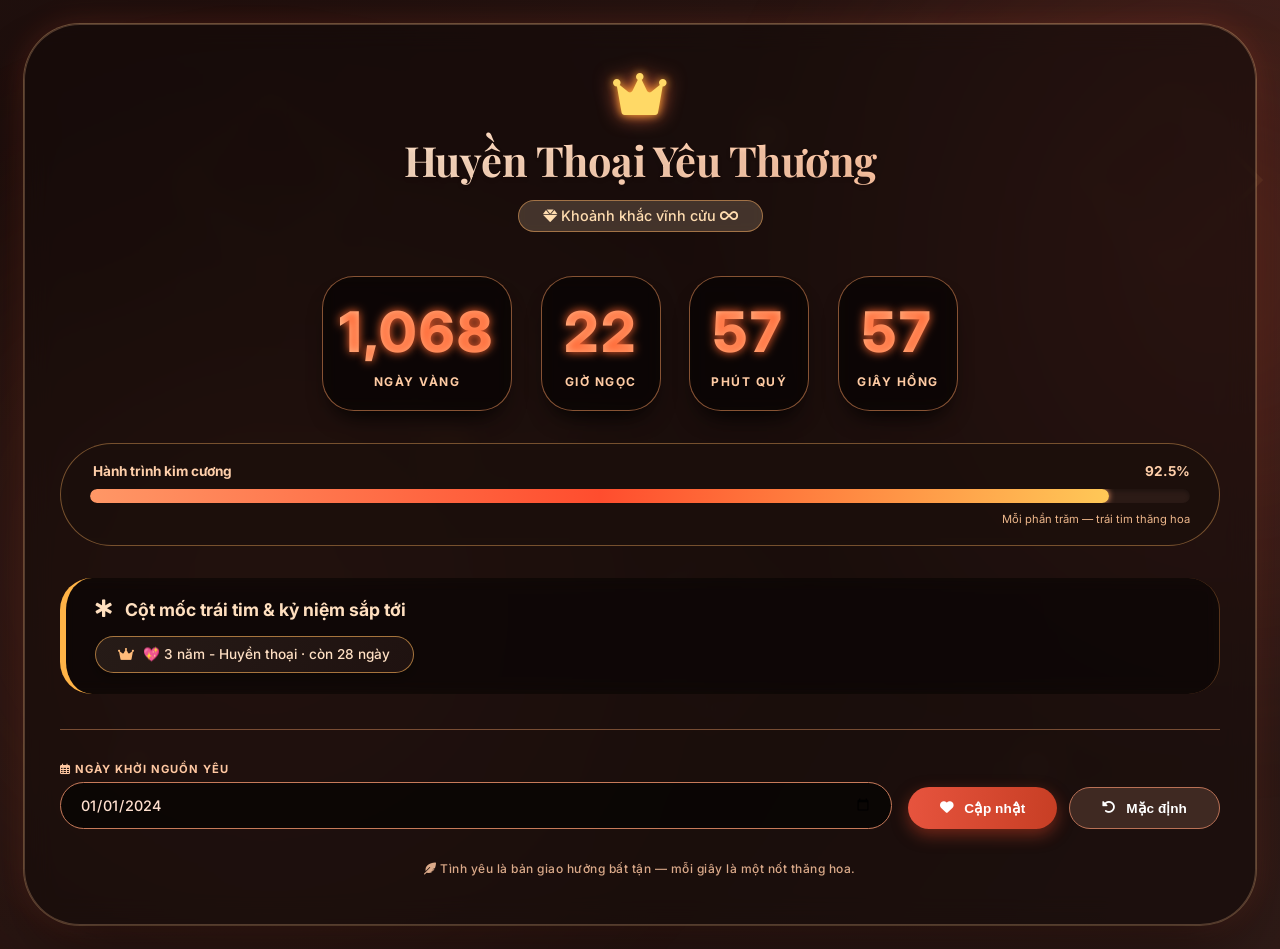
<file: gg.html>
<!DOCTYPE html>
<html lang="vi">
<head>
    <meta charset="UTF-8">
    <meta name="viewport" content="width=device-width, initial-scale=1.0, user-scalable=yes">
    <title>✨ Kỷ Niệm Tình Yêu - Bản Giao Hưởng Trái Tim ✨</title>
    <link href="https://fonts.googleapis.com/css2?family=Inter:opsz,wght@14..32,300;14..32,400;14..32,500;14..32,600;14..32,700&family=Playfair+Display:ital,wght@0,400;0,500;0,600;0,700;1,400;1,500&display=swap" rel="stylesheet">
    <link rel="stylesheet" href="https://cdnjs.cloudflare.com/ajax/libs/font-awesome/6.0.0-beta3/css/all.min.css">
    <style>
        * {
            margin: 0;
            padding: 0;
            box-sizing: border-box;
            user-select: none; /* tạo cảm giác cao cấp */
        }

        body {
            font-family: 'Inter', sans-serif;
            background: radial-gradient(circle at 10% 30%, #1a0c0a, #2e1a16);
            min-height: 100vh;
            display: flex;
            align-items: center;
            justify-content: center;
            padding: 1.5rem;
            position: relative;
            overflow-x: hidden;
        }

        /* Nền hoa văn kim cương & ánh sáng */
        body::before {
            content: "";
            position: fixed;
            top: 0;
            left: 0;
            width: 100%;
            height: 100%;
            background-image: url('data:image/svg+xml;utf8,<svg xmlns="http://www.w3.org/2000/svg" viewBox="0 0 100 100" opacity="0.08"><path fill="none" stroke="%23ffd966" stroke-width="0.5" d="M20 20 L30 10 L40 20 L30 30 Z M70 70 L80 60 L90 70 L80 80 Z M45 45 L55 35 L65 45 L55 55 Z"/><circle cx="50" cy="50" r="2" fill="%23ffc107"/><circle cx="15" cy="85" r="1.5" fill="%23ffb347"/><circle cx="85" cy="15" r="1.8" fill="%23ffd966"/></svg>');
            background-repeat: repeat;
            pointer-events: none;
            z-index: 0;
        }

        /* hiệu ứng ánh sáng lung linh */
        .glow-orb {
            position: fixed;
            width: 70vw;
            height: 70vw;
            background: radial-gradient(circle, rgba(231,84,62,0.2) 0%, rgba(255,215,0,0) 80%);
            border-radius: 50%;
            top: -20vh;
            right: -30vw;
            filter: blur(60px);
            pointer-events: none;
            z-index: 0;
        }

        .glow-orb2 {
            position: fixed;
            bottom: -20vh;
            left: -20vw;
            width: 80vw;
            height: 80vw;
            background: radial-gradient(circle, rgba(255,130,90,0.15) 0%, rgba(255,100,50,0) 70%);
            filter: blur(70px);
            pointer-events: none;
        }

        .container {
            max-width: 1350px;
            width: 100%;
            position: relative;
            z-index: 10;
        }

        /* card chính - phong cách kính mờ cao cấp */
        .vip-card {
            background: rgba(20, 12, 10, 0.65);
            backdrop-filter: blur(14px);
            border-radius: 3.5rem;
            box-shadow: 0 35px 65px -20px rgba(0, 0, 0, 0.5), 0 0 0 1px rgba(255, 215, 150, 0.3), 0 0 30px rgba(231, 84, 62, 0.2);
            overflow: hidden;
            padding: 2.5rem 2.2rem 3rem;
            transition: all 0.4s cubic-bezier(0.2, 0.9, 0.4, 1.1);
            border: 1px solid rgba(255, 200, 150, 0.25);
        }

        @media (max-width: 640px) {
            body { padding: 1rem; }
            .vip-card { padding: 1.8rem 1.2rem 2.2rem; border-radius: 2.2rem; }
        }

        /* header lộng lẫy */
        .royal-header {
            text-align: center;
            margin-bottom: 2rem;
            position: relative;
        }

        .crown-icon {
            font-size: 3rem;
            color: #ffd966;
            text-shadow: 0 0 8px #ffaa33, 0 0 20px #ff6f4a;
            animation: floatGlow 3s infinite alternate;
        }

        @keyframes floatGlow {
            0% { transform: translateY(0px); text-shadow: 0 0 2px #ffaa66; }
            100% { transform: translateY(-6px); text-shadow: 0 0 18px #ff7043, 0 0 6px #ffc107; }
        }

        h1 {
            font-family: 'Playfair Display', serif;
            font-size: 2.6rem;
            font-weight: 700;
            background: linear-gradient(135deg, #FFF3E0, #FFD3B5, #FFB38B);
            background-clip: text;
            -webkit-background-clip: text;
            color: transparent;
            letter-spacing: -0.5px;
            margin-top: 0.5rem;
            text-shadow: 0 2px 5px rgba(0,0,0,0.1);
        }

        .vip-sub {
            font-size: 0.9rem;
            font-weight: 500;
            background: rgba(255, 215, 180, 0.2);
            backdrop-filter: blur(4px);
            display: inline-block;
            padding: 0.4rem 1.5rem;
            border-radius: 60px;
            color: #ffddb0;
            border: 1px solid rgba(255,180,100,0.5);
            margin-top: 0.8rem;
        }

        /* counter sang trọng */
        .counter-grid-vip {
            display: flex;
            flex-wrap: wrap;
            justify-content: center;
            gap: 1.8rem;
            margin: 2.8rem 0 2rem;
        }

        .time-vip {
            background: rgba(0, 0, 0, 0.45);
            backdrop-filter: blur(8px);
            border-radius: 2rem;
            padding: 1.3rem 1rem;
            min-width: 120px;
            text-align: center;
            border: 1px solid rgba(255, 160, 100, 0.5);
            box-shadow: 0 15px 25px -12px black;
            transition: transform 0.2s ease;
        }
        .time-vip:hover { transform: translateY(-5px); background: rgba(0,0,0,0.6); border-color: #ffb27a; }

        @media (max-width: 550px) {
            .counter-grid-vip { gap: 0.8rem; }
            .time-vip { min-width: 75px; padding: 0.8rem 0.3rem; }
        }

        .time-number-vip {
            font-size: 3.5rem;
            font-weight: 800;
            font-family: 'Inter', monospace;
            background: linear-gradient(145deg, #FFC89C, #FF9F6E);
            background-clip: text;
            -webkit-background-clip: text;
            color: transparent;
            letter-spacing: 3px;
            text-shadow: 0 0 10px #ff6633;
        }

        .time-label-vip {
            font-size: 0.75rem;
            font-weight: 700;
            text-transform: uppercase;
            letter-spacing: 1.5px;
            color: #ffcba4;
            margin-top: 0.5rem;
        }

        /* thanh tiến trình kim cương */
        .diamond-progress {
            background: rgba(30, 18, 14, 0.7);
            border-radius: 80px;
            padding: 1.2rem 1.8rem;
            margin: 1rem 0 2rem;
            border: 1px solid rgba(255, 180, 100, 0.4);
            backdrop-filter: blur(4px);
        }

        .progress-header-vip {
            display: flex;
            justify-content: space-between;
            font-weight: 700;
            color: #ffcfaa;
            margin-bottom: 0.6rem;
            font-size: 0.85rem;
        }

        .progress-bar-bg-vip {
            background: #2c1b16;
            border-radius: 50px;
            height: 14px;
            overflow: hidden;
            box-shadow: inset 0 2px 4px #00000055;
        }

        .progress-fill-vip {
            width: 0%;
            height: 100%;
            background: linear-gradient(90deg, #ff9766, #ff4d2e, #ffc857);
            border-radius: 50px;
            transition: width 0.6s cubic-bezier(0.2, 0.9, 0.4, 1.2);
            box-shadow: 0 0 6px #ff9f6e;
        }

        /* milestones nâng cấp */
        .milestones-vip {
            background: rgba(0, 0, 0, 0.35);
            backdrop-filter: blur(8px);
            border-radius: 2rem;
            padding: 1.3rem 1.8rem;
            margin: 1.8rem 0 2.2rem;
            border-left: 6px solid #ffb347;
            border-right: 1px solid rgba(255,160,80,0.3);
        }

        .milestones-vip h3 {
            font-size: 1.1rem;
            font-weight: 700;
            color: #ffdfbf;
            margin-bottom: 1rem;
            display: flex;
            align-items: center;
            gap: 12px;
        }

        .milestone-list-vip {
            display: flex;
            flex-wrap: wrap;
            gap: 1rem;
        }

        .milestone-diamond {
            background: linear-gradient(125deg, #261b17, #1f1210);
            border-radius: 80px;
            padding: 0.6rem 1.4rem;
            font-size: 0.85rem;
            font-weight: 500;
            border: 1px solid rgba(255, 180, 90, 0.6);
            color: #ffe0c4;
            display: inline-flex;
            align-items: center;
            gap: 10px;
            box-shadow: 0 5px 10px #00000033;
            backdrop-filter: blur(2px);
        }

        .milestone-diamond i { color: #ffbc7a; }

        /* picker sang trọng */
        .date-picker-vip {
            margin-top: 1.2rem;
            display: flex;
            flex-wrap: wrap;
            align-items: flex-end;
            justify-content: space-between;
            gap: 1rem;
            border-top: 1px solid rgba(255, 170, 110, 0.4);
            padding-top: 2rem;
        }

        .input-group-vip {
            flex: 2;
            min-width: 180px;
        }
        .input-group-vip label {
            display: block;
            font-size: 0.7rem;
            font-weight: 700;
            text-transform: uppercase;
            color: #ffc8a2;
            margin-bottom: 6px;
            letter-spacing: 1px;
        }
        .input-group-vip input {
            width: 100%;
            padding: 0.8rem 1.2rem;
            border-radius: 50px;
            border: none;
            background: rgba(0, 0, 0, 0.6);
            font-family: 'Inter', monospace;
            font-weight: 500;
            font-size: 0.9rem;
            color: #ffe0cf;
            border: 1px solid #c77a5a;
            transition: all 0.2s;
        }
        .input-group-vip input:focus {
            outline: none;
            border-color: #ff8a5c;
            box-shadow: 0 0 0 3px rgba(255, 120, 70, 0.5);
            background: #1f110e;
        }

        .btn-vip {
            background: linear-gradient(95deg, #e7543e, #c73e24);
            border: none;
            padding: 0.75rem 2rem;
            border-radius: 50px;
            color: white;
            font-weight: 700;
            font-size: 0.85rem;
            cursor: pointer;
            transition: 0.2s;
            box-shadow: 0 6px 16px #c73e2480;
            display: inline-flex;
            align-items: center;
            gap: 10px;
        }
        .btn-vip:hover { background: linear-gradient(95deg, #ff6248, #d93f24); transform: scale(1.02); box-shadow: 0 10px 22px #ff5a3880; }
        .reset-vip { background: #3f2922; box-shadow: none; border: 1px solid #b97156; }
        .reset-vip:hover { background: #5f3b30; transform: scale(0.98); }

        .footer-vip {
            text-align: center;
            margin-top: 2rem;
            font-size: 0.75rem;
            color: #dbaa8a;
            font-weight: 500;
            letter-spacing: 0.5px;
        }

        /* hiệu ứng trái tim bay */
        .floating-heart {
            position: fixed;
            font-size: 1rem;
            pointer-events: none;
            z-index: 99;
            animation: floatUpLove 4s linear forwards;
            opacity: 0.7;
        }
        @keyframes floatUpLove {
            0% { transform: translateY(0) scale(0.6); opacity: 0.9; }
            100% { transform: translateY(-120px) scale(1.3); opacity: 0; }
        }
    </style>
</head>
<body>
<div class="glow-orb"></div>
<div class="glow-orb2"></div>

<div class="container">
    <div class="vip-card">
        <div class="royal-header">
            <div class="crown-icon">
                <i class="fas fa-crown"></i>
            </div>
            <h1>Huyền Thoại Yêu Thương</h1>
            <div class="vip-sub">
                <i class="fas fa-gem"></i> Khoảnh khắc vĩnh cửu <i class="fas fa-infinity"></i>
            </div>
        </div>

        <div class="counter-grid-vip" id="vipCounter">
            <div class="time-vip"><div class="time-number-vip" id="vipDays">0</div><div class="time-label-vip">Ngày vàng</div></div>
            <div class="time-vip"><div class="time-number-vip" id="vipHours">0</div><div class="time-label-vip">Giờ ngọc</div></div>
            <div class="time-vip"><div class="time-number-vip" id="vipMinutes">0</div><div class="time-label-vip">Phút quý</div></div>
            <div class="time-vip"><div class="time-number-vip" id="vipSeconds">0</div><div class="time-label-vip">Giây hồng</div></div>
        </div>

        <div class="diamond-progress">
            <div class="progress-header-vip">
                <span><i class="fas fa-chart-simple"></i> Hành trình kim cương</span>
                <span id="vipProgressPercent">0%</span>
            </div>
            <div class="progress-bar-bg-vip">
                <div class="progress-fill-vip" id="vipProgressFill"></div>
            </div>
            <div style="font-size: 0.7rem; margin-top: 9px; text-align: right; color:#eeb78b;">
                <i class="fas fa-heart-circle-bolt"></i> Mỗi phần trăm — trái tim thăng hoa
            </div>
        </div>

        <div class="milestones-vip">
            <h3><i class="fas fa-star-of-life"></i> Cột mốc trái tim & kỷ niệm sắp tới</h3>
            <div class="milestone-list-vip" id="vipMilestoneList">
                <div class="milestone-diamond"><i class="fas fa-spinner fa-pulse"></i> Đang chiêm nghiệm...</div>
            </div>
        </div>

        <div class="date-picker-vip">
            <div class="input-group-vip">
                <label><i class="far fa-calendar-alt"></i> NGÀY KHỞI NGUỒN YÊU</label>
                <input type="date" id="vipStartDate" value="2024-01-01">
            </div>
            <div style="display: flex; gap: 12px;">
                <button class="btn-vip" id="vipUpdateBtn"><i class="fas fa-heart"></i> Cập nhật</button>
                <button class="btn-vip reset-vip" id="vipResetBtn"><i class="fas fa-undo-alt"></i> Mặc định</button>
            </div>
        </div>
        <div class="footer-vip">
            <i class="fas fa-feather-alt"></i> Tình yêu là bản giao hưởng bất tận — mỗi giây là một nốt thăng hoa.
        </div>
    </div>
</div>

<script>
    (function() {
        // ----- VIP CONFIG -----
        const DEFAULT_VIP_START = "2024-01-01";  // Ngày yêu mặc định (có thể sửa theo ý bạn)
        let startDateVIP = new Date(DEFAULT_VIP_START);
        
        // DOM
        const daysVIP = document.getElementById('vipDays');
        const hoursVIP = document.getElementById('vipHours');
        const minutesVIP = document.getElementById('vipMinutes');
        const secondsVIP = document.getElementById('vipSeconds');
        const progressPercentVIP = document.getElementById('vipProgressPercent');
        const progressFillVIP = document.getElementById('vipProgressFill');
        const milestoneVIPList = document.getElementById('vipMilestoneList');
        const startDateInputVIP = document.getElementById('vipStartDate');
        const updateBtnVIP = document.getElementById('vipUpdateBtn');
        const resetBtnVIP = document.getElementById('vipResetBtn');
        
        // helpers
        function formatYMD(date) {
            let y = date.getFullYear();
            let m = String(date.getMonth() + 1).padStart(2,'0');
            let d = String(date.getDate()).padStart(2,'0');
            return `${y}-${m}-${d}`;
        }
        
        function saveToLocal(date) {
            localStorage.setItem('vipLoveStart', formatYMD(date));
        }
        
        function loadSavedVIP() {
            let saved = localStorage.getItem('vipLoveStart');
            if(saved) {
                let parsed = new Date(saved);
                if(!isNaN(parsed.getTime())) {
                    startDateVIP = new Date(parsed.getFullYear(), parsed.getMonth(), parsed.getDate());
                    startDateInputVIP.value = formatYMD(startDateVIP);
                    return true;
                }
            }
            startDateVIP = new Date(DEFAULT_VIP_START);
            startDateInputVIP.value = DEFAULT_VIP_START;
            saveToLocal(startDateVIP);
            return true;
        }
        
        // Tạo hiệu ứng trái tim bay ngẫu nhiên (vip)
        function createFloatingHeart() {
            const heart = document.createElement('div');
            heart.className = 'floating-heart';
            heart.innerHTML = ['❤️','💖','💗','✨','💝','🧡'][Math.floor(Math.random()*6)];
            heart.style.left = Math.random() * 90 + '%';
            heart.style.bottom = '-10px';
            heart.style.fontSize = (Math.random() * 20 + 14) + 'px';
            heart.style.position = 'fixed';
            heart.style.pointerEvents = 'none';
            document.body.appendChild(heart);
            setTimeout(() => { if(heart && heart.remove) heart.remove(); }, 4000);
        }
        
        let heartInterval = null;
        function startRomanticHearts() {
            if(heartInterval) clearInterval(heartInterval);
            heartInterval = setInterval(() => {
                if(Math.random() > 0.65) createFloatingHeart();
            }, 1800);
        }
        
        // Cập nhật timer chính
        function updateVIPClock() {
            const now = new Date();
            const diff = now - startDateVIP;
            if(diff < 0) {
                daysVIP.innerText = '0'; hoursVIP.innerText = '00'; minutesVIP.innerText = '00'; secondsVIP.innerText = '00';
                progressPercentVIP.innerText = '0%'; progressFillVIP.style.width = '0%';
                return;
            }
            let totalSecs = Math.floor(diff / 1000);
            let days = Math.floor(totalSecs / 86400);
            let hours = Math.floor((totalSecs % 86400) / 3600);
            let mins = Math.floor((totalSecs % 3600) / 60);
            let secs = totalSecs % 60;
            daysVIP.innerText = days.toLocaleString();
            hoursVIP.innerText = hours < 10 ? '0'+hours : hours;
            minutesVIP.innerText = mins < 10 ? '0'+mins : mins;
            secondsVIP.innerText = secs < 10 ? '0'+secs : secs;
            
            // Tính % tiến trình năm hiện tại (cực kỳ sang)
            const nowDate = new Date();
            const startAnnivCurr = new Date(nowDate.getFullYear(), startDateVIP.getMonth(), startDateVIP.getDate());
            let startCycle, endCycle;
            if(nowDate < startAnnivCurr) {
                startCycle = new Date(nowDate.getFullYear()-1, startDateVIP.getMonth(), startDateVIP.getDate());
                endCycle = startAnnivCurr;
            } else {
                startCycle = startAnnivCurr;
                endCycle = new Date(nowDate.getFullYear()+1, startDateVIP.getMonth(), startDateVIP.getDate());
            }
            let elapsedCycle = nowDate - startCycle;
            let totalCycle = endCycle - startCycle;
            let percent = 0;
            if(totalCycle > 0 && elapsedCycle >= 0) {
                percent = (elapsedCycle / totalCycle) * 100;
                if(percent > 99.99) percent = 99.99;
            }
            let percentFixed = Math.floor(percent * 10) / 10;
            progressPercentVIP.innerText = `${percentFixed}%`;
            progressFillVIP.style.width = `${percent}%`;
        }
        
        // cập nhật mốc kỷ niệm cao cấp (thêm các mốc vàng)
        function updateMilestonesVIP() {
            if(!startDateVIP || isNaN(startDateVIP.getTime())) {
                milestoneVIPList.innerHTML = '<div class="milestone-diamond"><i class="fas fa-hourglass-half"></i> Chờ đợi ngày vàng...</div>';
                return;
            }
            const now = new Date();
            const start = new Date(startDateVIP);
            start.setHours(0,0,0,0);
            
            const milestones = [];
            // mốc 100 ngày
            let m100 = new Date(start); m100.setDate(start.getDate()+100); milestones.push({date:m100, label:"💎 100 ngày ngọt ngào", icon:"fa-calendar-heart"});
            let m200 = new Date(start); m200.setDate(start.getDate()+200); milestones.push({date:m200, label:"🌹 200 ngày mê say", icon:"fa-heart"});
            let m365 = new Date(start); m365.setFullYear(start.getFullYear()+1); milestones.push({date:m365, label:"🎂 1 năm - Kỷ niệm ánh sáng", icon:"fa-cake-candles"});
            let m500 = new Date(start); m500.setDate(start.getDate()+500); milestones.push({date:m500, label:"🥂 500 ngày tình khúc", icon:"fa-champagne-glasses"});
            let m730 = new Date(start); m730.setFullYear(start.getFullYear()+2); milestones.push({date:m730, label:"💒 2 năm - Giai điệu trái tim", icon:"fa-ring"});
            let m1000 = new Date(start); m1000.setDate(start.getDate()+1000); milestones.push({date:m1000, label:"✨ 1000 ngày - Vĩnh cửu", icon:"fa-star-of-life"});
            let m1095 = new Date(start); m1095.setFullYear(start.getFullYear()+3); milestones.push({date:m1095, label:"💖 3 năm - Huyền thoại", icon:"fa-crown"});
            
            const future = milestones.filter(m => m.date >= now).sort((a,b)=>a.date-b.date);
            const topMilestones = future.slice(0, 5);
            if(topMilestones.length === 0) {
                milestoneVIPList.innerHTML = '<div class="milestone-diamond"><i class="fas fa-infinity"></i> Hạnh phúc bất tận ❤️</div>';
                return;
            }
            let html = '';
            for(let m of topMilestones) {
                let diffDays = Math.ceil((m.date - now) / (1000*3600*24));
                let suffix = diffDays === 0 ? " 🎉 HÔM NAY !" : ` ‧ còn ${diffDays} ngày`;
                if(diffDays < 0) suffix = " ‧ đã điểm qua";
                html += `<div class="milestone-diamond"><i class="fas ${m.icon}"></i> ${m.label}${suffix}</div>`;
            }
            milestoneVIPList.innerHTML = html;
        }
        
        // set new date
        function setVIPDate(newDateObj) {
            if(isNaN(newDateObj.getTime())) return false;
            const clean = new Date(newDateObj.getFullYear(), newDateObj.getMonth(), newDateObj.getDate());
            startDateVIP = clean;
            saveToLocal(startDateVIP);
            startDateInputVIP.value = formatYMD(startDateVIP);
            updateVIPClock();
            updateMilestonesVIP();
            // thêm hiệu ứng báo cập nhật
            const btn = document.getElementById('vipUpdateBtn');
            if(btn) {
                btn.style.transform = 'scale(0.96)';
                setTimeout(() => { if(btn) btn.style.transform = ''; }, 200);
            }
            createFloatingHeart(); createFloatingHeart();
            return true;
        }
        
        function handleUpdateVIP() {
            let val = startDateInputVIP.value;
            if(!val) val = DEFAULT_VIP_START;
            const newDate = new Date(val);
            if(isNaN(newDate.getTime())) {
                alert("✨ Hãy chọn ngày hợp lệ (năm-tháng-ngày) ✨");
                return;
            }
            if(newDate > new Date()) {
                if(confirm("💫 Ngày bắt đầu trong tương lai? Bộ đếm sẽ chờ đến ngày đó. Tiếp tục?")) {
                    setVIPDate(newDate);
                } else {
                    startDateInputVIP.value = formatYMD(startDateVIP);
                }
                return;
            }
            setVIPDate(newDate);
        }
        
        function resetDefaultVIP() {
            const def = new Date(DEFAULT_VIP_START);
            setVIPDate(def);
        }
        
        function initVIP() {
            loadSavedVIP();
            updateVIPClock();
            updateMilestonesVIP();
            setInterval(() => {
                updateVIPClock();
            }, 1000);
            setInterval(() => {
                updateMilestonesVIP();
            }, 35000);
            startRomanticHearts();
            updateBtnVIP.addEventListener('click', handleUpdateVIP);
            resetBtnVIP.addEventListener('click', resetDefaultVIP);
            startDateInputVIP.addEventListener('keypress', (e) => { if(e.key === 'Enter') handleUpdateVIP(); });
            // thêm animation khi load
            setTimeout(() => { for(let i=0;i<3;i++) setTimeout(()=>createFloatingHeart(), i*300); }, 500);
        }
        
        initVIP();
    })();
</script>
</body>
</html>
</file>
